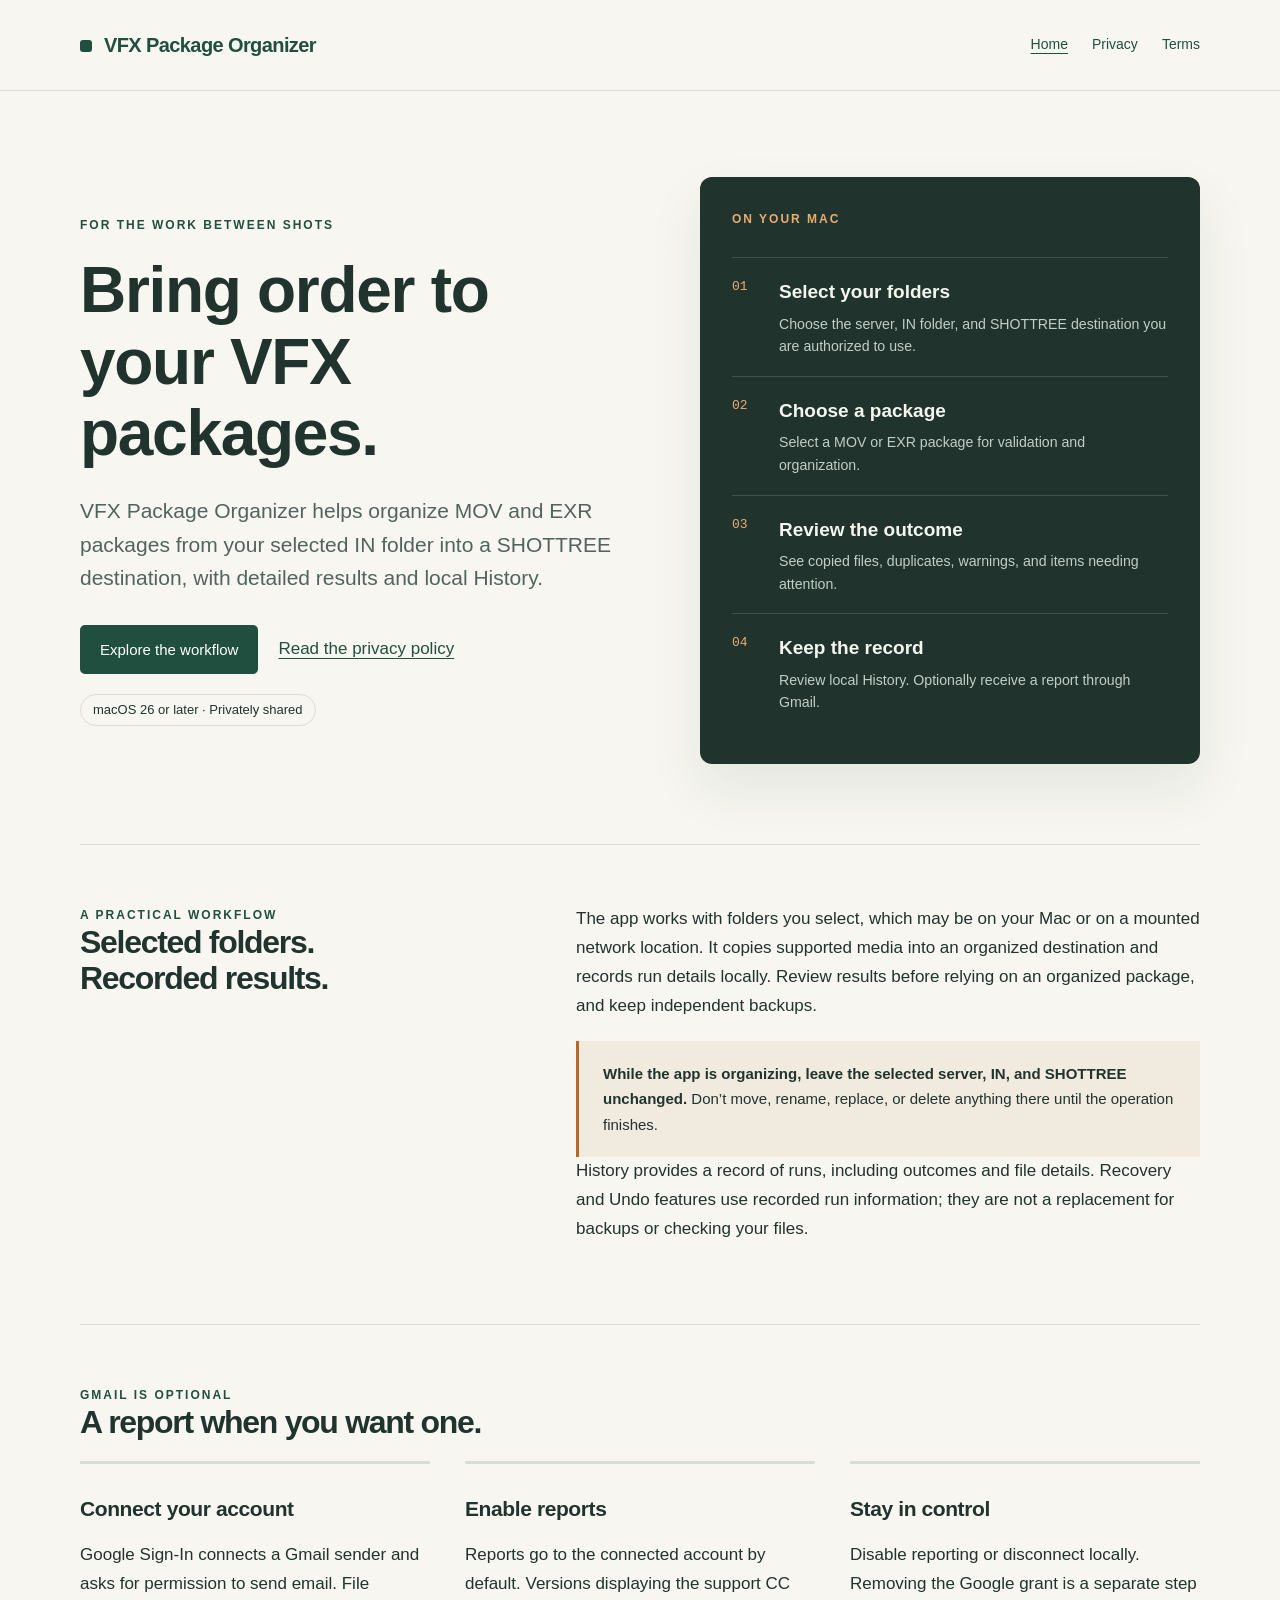
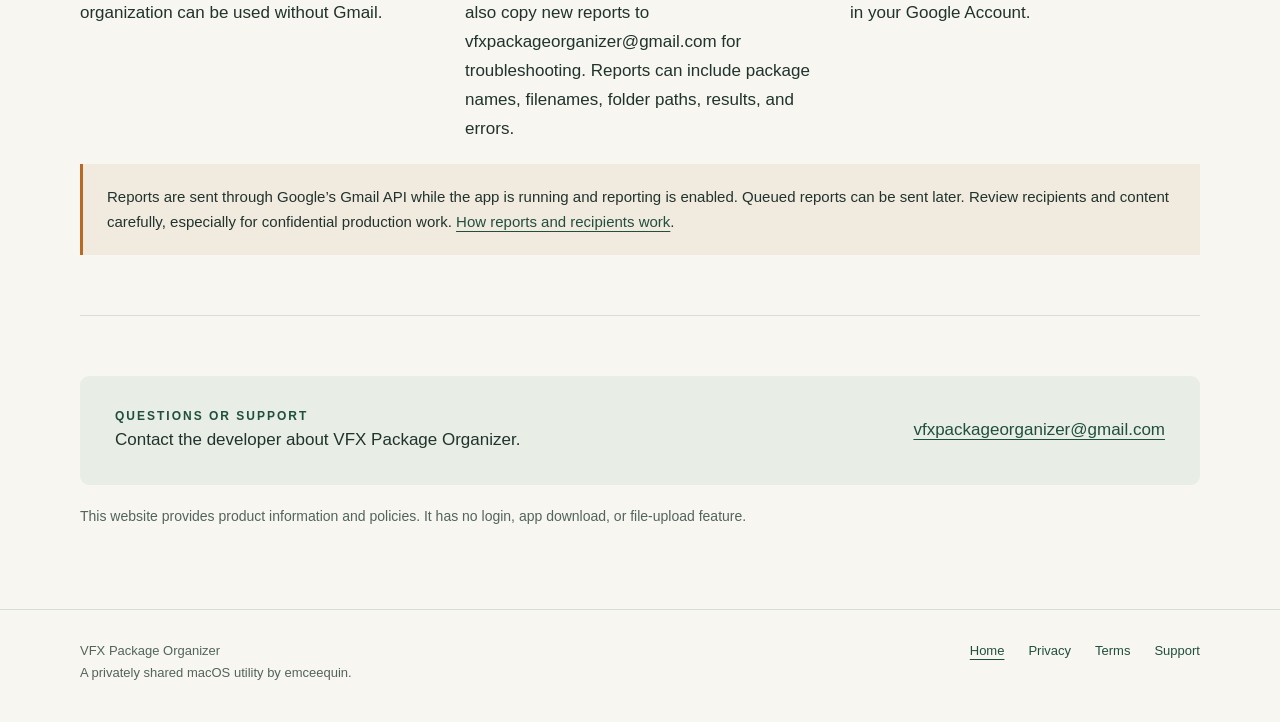
<file: index.html>
<!doctype html>
<html lang="en"><head><meta charset="utf-8"><meta name="viewport" content="width=device-width,initial-scale=1"><meta name="referrer" content="no-referrer"><meta name="description" content="A macOS utility for organizing MOV and EXR packages, reviewing local History, and optionally sending Gmail reports."><title>Home · VFX Package Organizer</title><link rel="stylesheet" href="styles.css"></head>
<body><a class="skip" href="#main">Skip to content</a><header><div class="wrap bar"><a class="brand" href="index.html"><span aria-hidden="true"></span>VFX Package Organizer</a><nav aria-label="Main navigation"><a href="index.html" aria-current="page">Home</a><a href="privacy.html">Privacy</a><a href="terms.html">Terms</a></nav></div></header><main id="main" class="wrap"><section class="hero"><div><div class="eyebrow">For the work between shots</div><h1>Bring order to<br>your VFX packages.</h1><p class="lede">VFX Package Organizer helps organize MOV and EXR packages from your selected IN folder into a SHOTTREE destination, with detailed results and local History.</p><div class="actions"><a class="button" href="#workflow">Explore the workflow</a><a href="privacy.html">Read the privacy policy</a></div><span class="tag">macOS 26 or later · Privately shared</span></div><aside class="workflow" aria-label="Workflow overview"><div class="eyebrow">On your Mac</div><ol><li><strong>Select your folders</strong><small>Choose the server, IN folder, and SHOTTREE destination you are authorized to use.</small></li><li><strong>Choose a package</strong><small>Select a MOV or EXR package for validation and organization.</small></li><li><strong>Review the outcome</strong><small>See copied files, duplicates, warnings, and items needing attention.</small></li><li><strong>Keep the record</strong><small>Review local History. Optionally receive a report through Gmail.</small></li></ol></aside></section>
<section id="workflow" class="section split"><div><div class="eyebrow">A practical workflow</div><h2>Selected folders.<br>Recorded results.</h2></div><div><p>The app works with folders you select, which may be on your Mac or on a mounted network location. It copies supported media into an organized destination and records run details locally. Review results before relying on an organized package, and keep independent backups.</p><div class="note"><p><strong>While the app is organizing, leave the selected server, IN, and SHOTTREE unchanged.</strong> Don’t move, rename, replace, or delete anything there until the operation finishes.</p></div><p>History provides a record of runs, including outcomes and file details. Recovery and Undo features use recorded run information; they are not a replacement for backups or checking your files.</p></div></section>
<section class="section"><div class="eyebrow">Gmail is optional</div><h2>A report when you want one.</h2><div class="facts"><article><h3>Connect your account</h3><p>Google Sign-In connects a Gmail sender and asks for permission to send email. File organization can be used without Gmail.</p></article><article><h3>Enable reports</h3><p>Reports go to the connected account by default. Versions displaying the support CC also copy new reports to vfxpackageorganizer@gmail.com for troubleshooting. Reports can include package names, filenames, folder paths, results, and errors.</p></article><article><h3>Stay in control</h3><p>Disable reporting or disconnect locally. Removing the Google grant is a separate step in your Google Account.</p></article></div><div class="note"><p>Reports are sent through Google’s Gmail API while the app is running and reporting is enabled. Queued reports can be sent later. Review recipients and content carefully, especially for confidential production work. <a href="privacy.html#reports">How reports and recipients work</a>.</p></div></section>
<section class="section"><div class="contact"><div><div class="eyebrow">Questions or support</div><p>Contact the developer about VFX Package Organizer.</p></div><a href="mailto:vfxpackageorganizer@gmail.com">vfxpackageorganizer@gmail.com</a></div><p class="quiet" style="margin-top:20px">This website provides product information and policies. It has no login, app download, or file-upload feature.</p></section></main><footer><div class="wrap foot"><div>VFX Package Organizer<br>A privately shared macOS utility by emceequin.</div><nav aria-label="Footer navigation"><a href="index.html" aria-current="page">Home</a><a href="privacy.html">Privacy</a><a href="terms.html">Terms</a><a href="mailto:vfxpackageorganizer@gmail.com">Support</a></nav></div></footer></body></html>
</file>
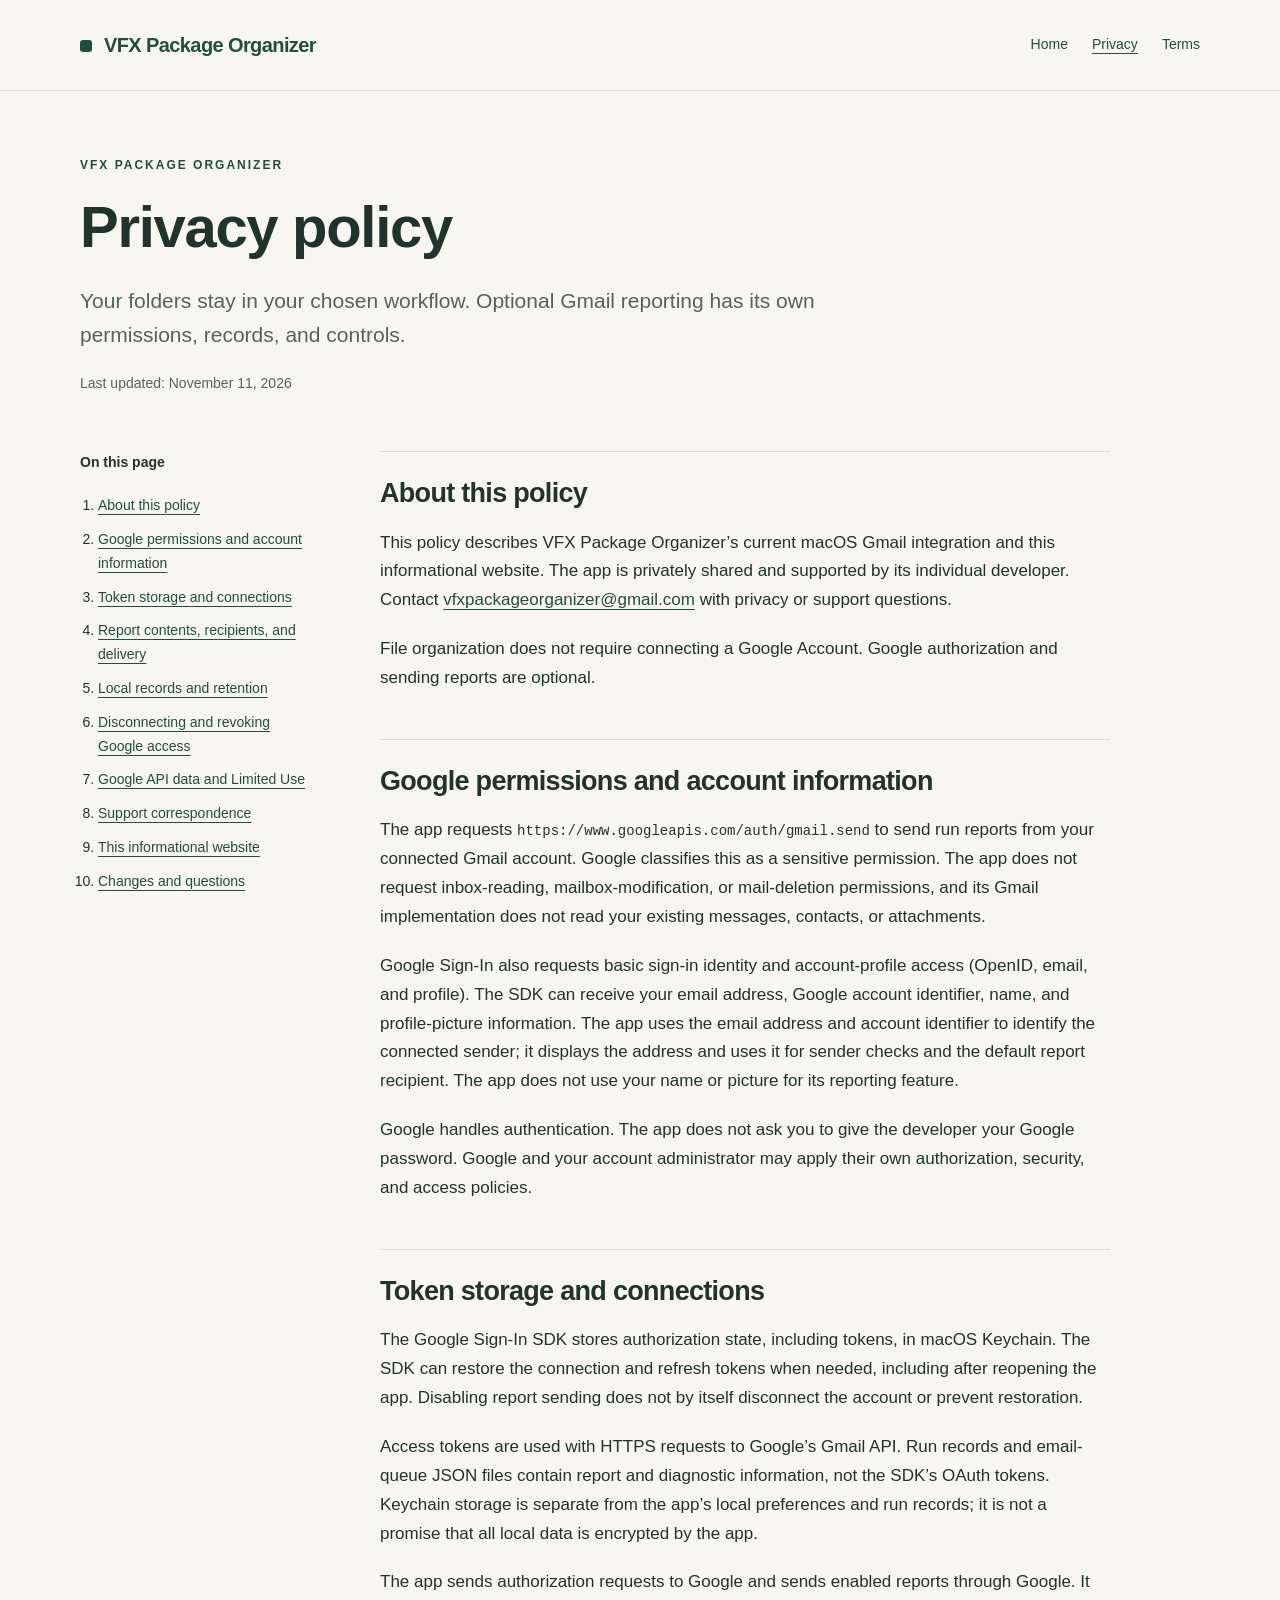
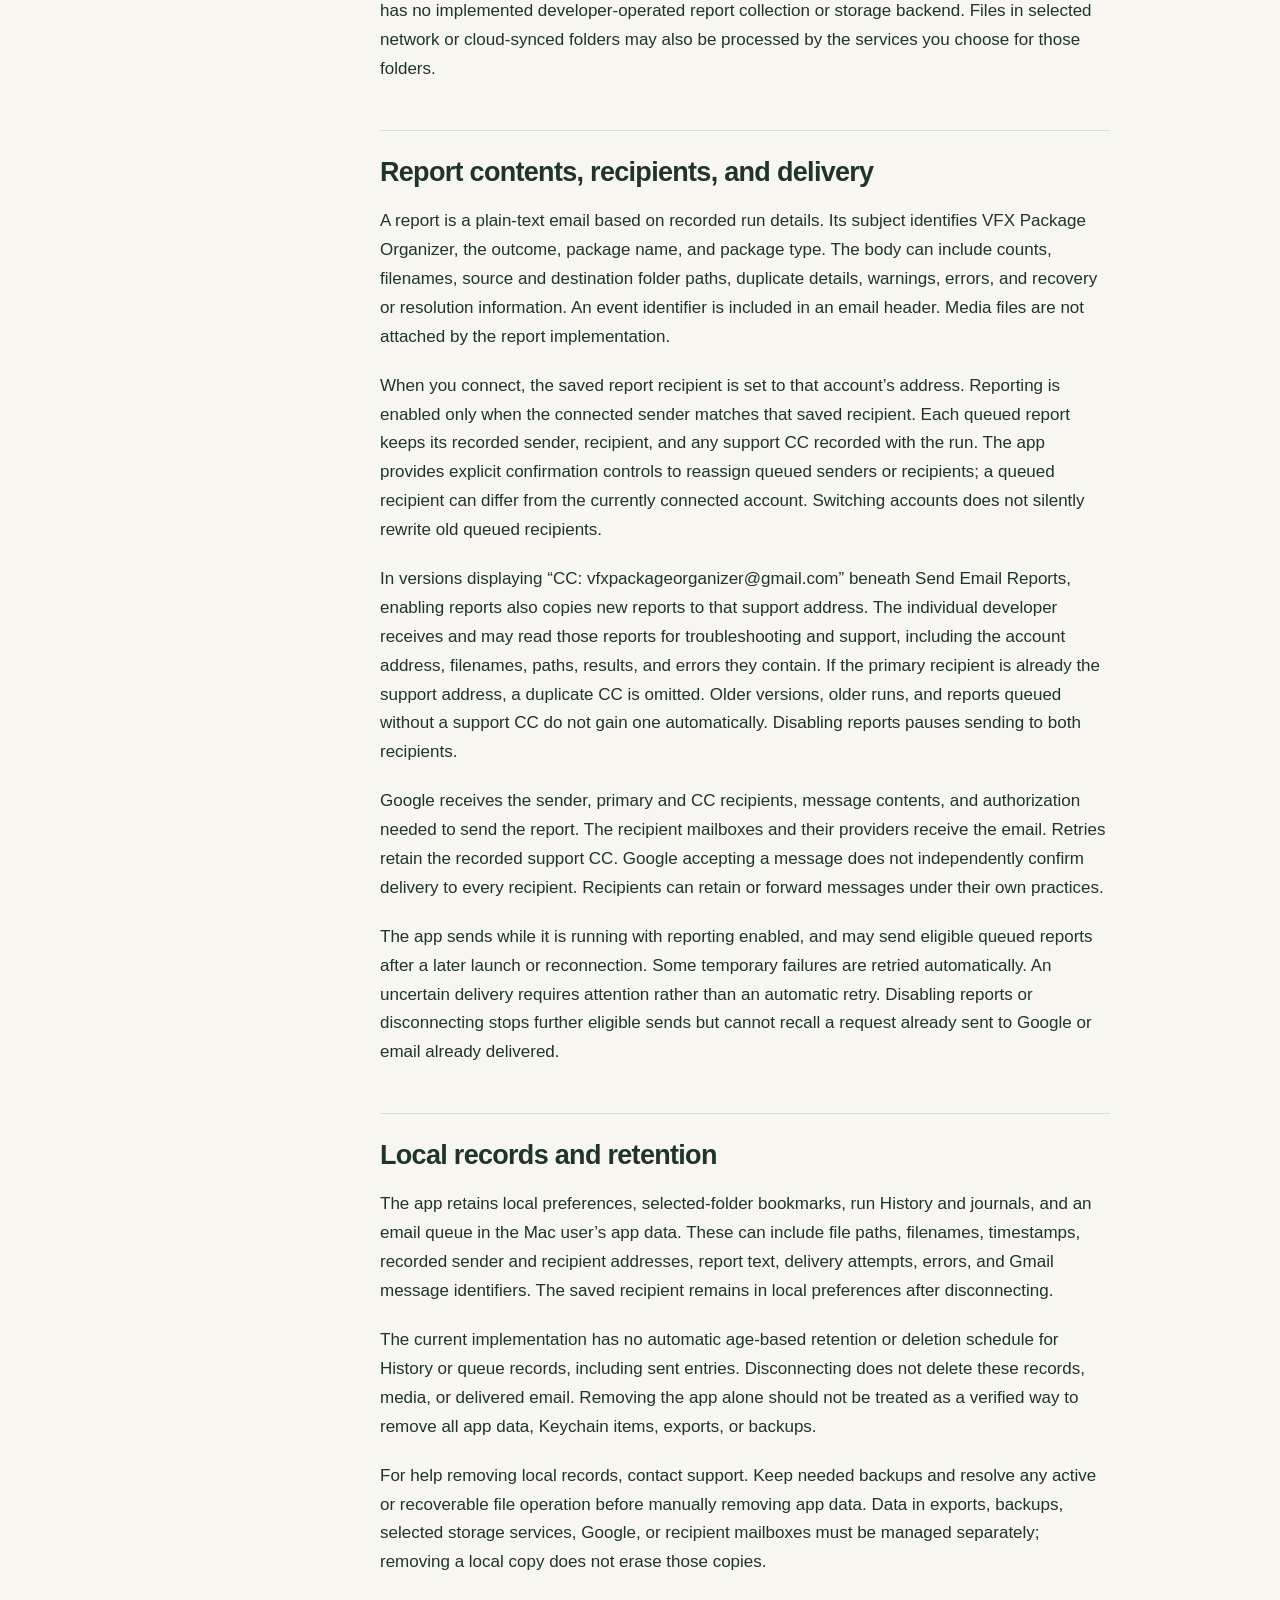
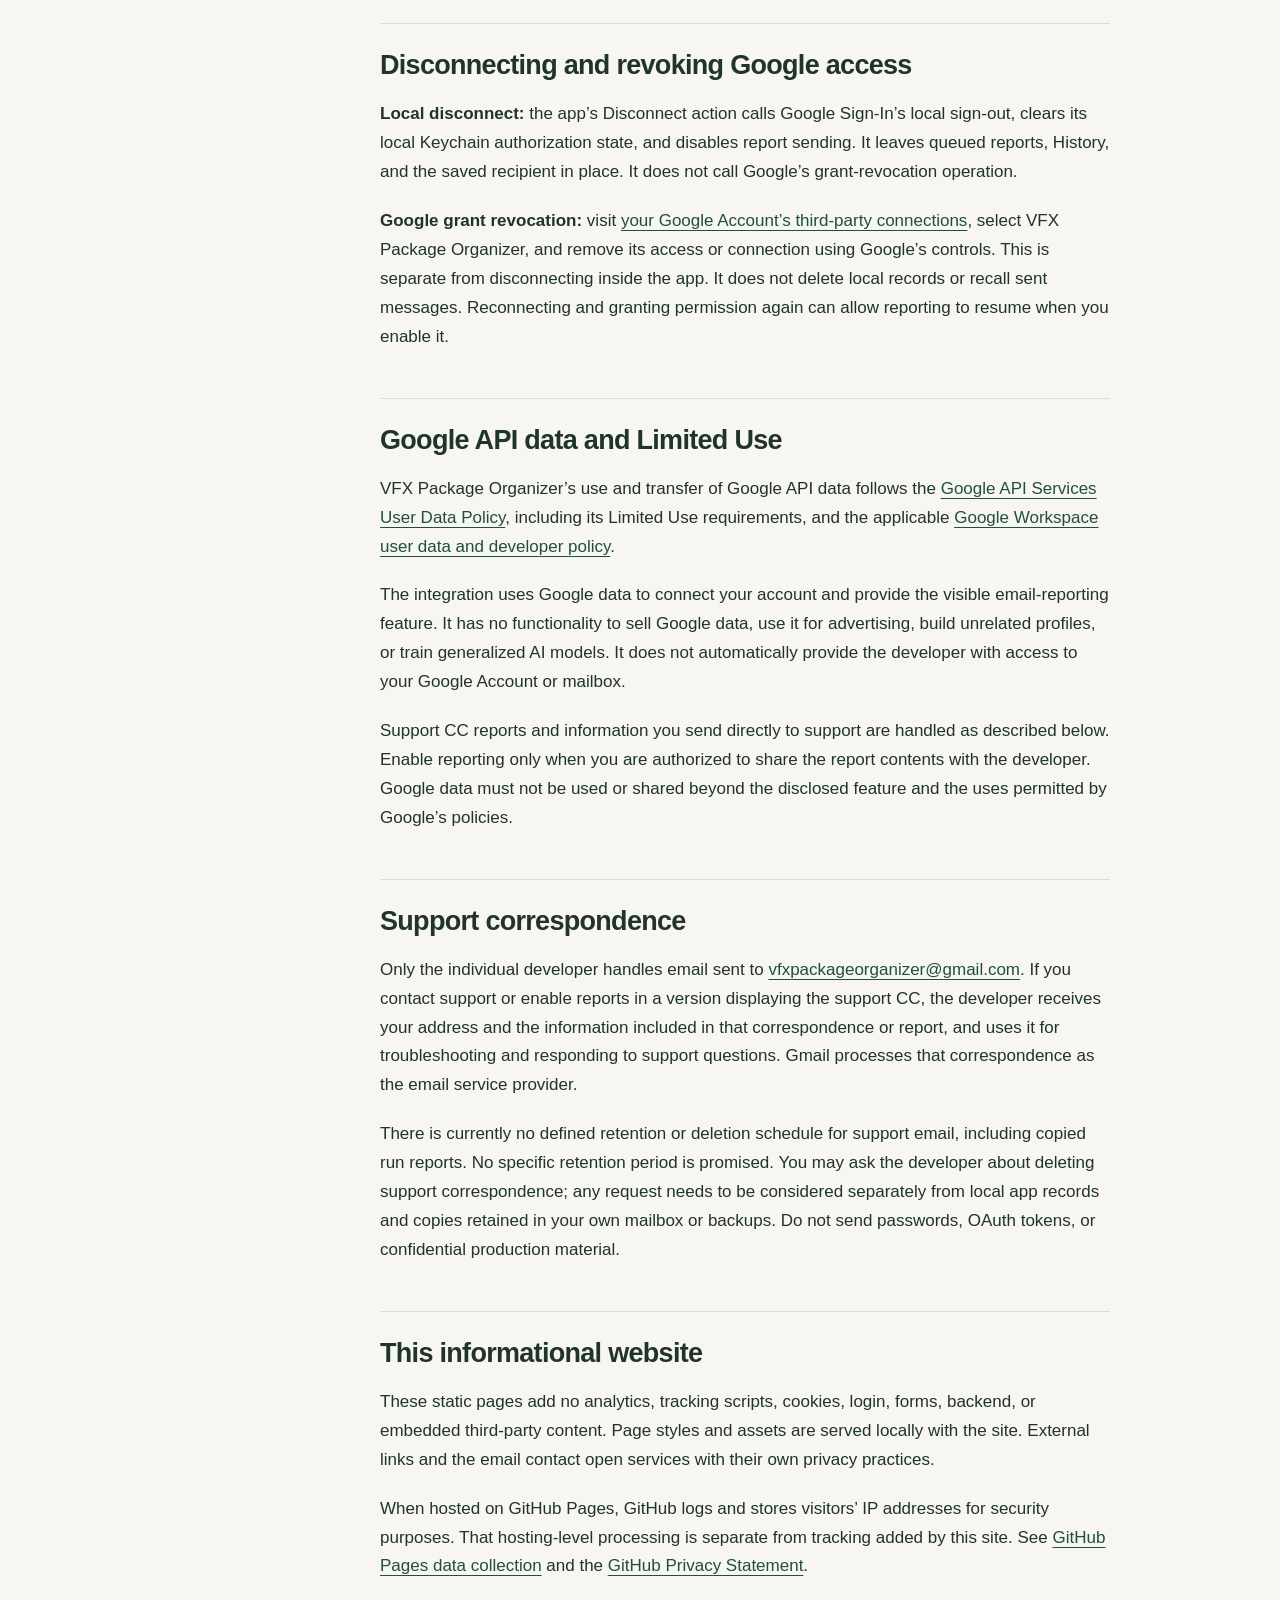
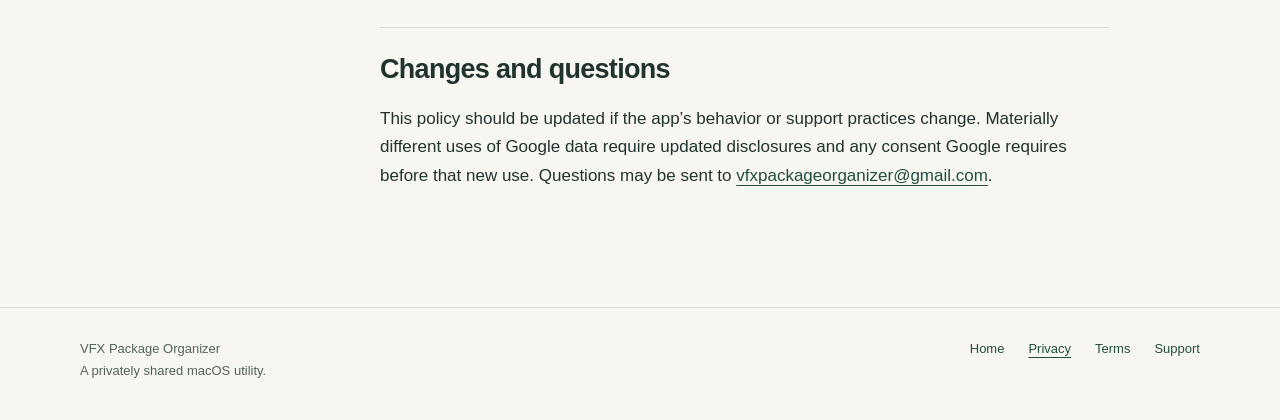
<file: privacy.html>
<!doctype html>
<html lang="en"><head><meta charset="utf-8"><meta name="viewport" content="width=device-width,initial-scale=1"><meta name="referrer" content="no-referrer"><meta name="description" content="How VFX Package Organizer uses Google permissions, stores authorization, sends optional reports, and handles local data. "><title>Privacy policy · VFX Package Organizer</title><link rel="stylesheet" href="styles.css"></head>
<body><a class="skip" href="#main">Skip to content</a><header><div class="wrap bar"><a class="brand" href="index.html"><span aria-hidden="true"></span>VFX Package Organizer</a><nav aria-label="Main navigation"><a href="index.html">Home</a><a href="privacy.html" aria-current="page">Privacy</a><a href="terms.html">Terms</a></nav></div></header><main id="main" class="wrap"><div class="pagehead"><div class="eyebrow">VFX Package Organizer</div><h1>Privacy policy</h1><p class="lede">Your folders stay in your chosen workflow. Optional Gmail reporting has its own permissions, records, and controls.</p><p class="quiet">Last updated: November 11, 2026</p></div><div class="document"><aside class="toc" aria-label="On this page"><strong>On this page</strong><ol><li><a href="#scope">About this policy</a></li><li><a href="#google">Google permissions and account information</a></li><li><a href="#tokens">Token storage and connections</a></li><li><a href="#reports">Report contents, recipients, and delivery</a></li><li><a href="#retention">Local records and retention</a></li><li><a href="#disconnect">Disconnecting and revoking Google access</a></li><li><a href="#limited-use">Google API data and Limited Use</a></li><li><a href="#support">Support correspondence</a></li><li><a href="#website">This informational website</a></li><li><a href="#changes">Changes and questions</a></li></ol></aside><div class="prose"><section id="scope"><h2>About this policy</h2><p>This policy describes VFX Package Organizer’s current macOS Gmail integration and this informational website. The app is privately shared and supported by its individual developer. Contact <a href="mailto:vfxpackageorganizer@gmail.com">vfxpackageorganizer@gmail.com</a> with privacy or support questions.</p><p>File organization does not require connecting a Google Account. Google authorization and sending reports are optional.</p></section><section id="google"><h2>Google permissions and account information</h2><p>The app requests <code>https://www.googleapis.com/auth/gmail.send</code> to send run reports from your connected Gmail account. Google classifies this as a sensitive permission. The app does not request inbox-reading, mailbox-modification, or mail-deletion permissions, and its Gmail implementation does not read your existing messages, contacts, or attachments.</p><p>Google Sign-In also requests basic sign-in identity and account-profile access (OpenID, email, and profile). The SDK can receive your email address, Google account identifier, name, and profile-picture information. The app uses the email address and account identifier to identify the connected sender; it displays the address and uses it for sender checks and the default report recipient. The app does not use your name or picture for its reporting feature.</p><p>Google handles authentication. The app does not ask you to give the developer your Google password. Google and your account administrator may apply their own authorization, security, and access policies.</p></section><section id="tokens"><h2>Token storage and connections</h2><p>The Google Sign-In SDK stores authorization state, including tokens, in macOS Keychain. The SDK can restore the connection and refresh tokens when needed, including after reopening the app. Disabling report sending does not by itself disconnect the account or prevent restoration.</p><p>Access tokens are used with HTTPS requests to Google’s Gmail API. Run records and email-queue JSON files contain report and diagnostic information, not the SDK’s OAuth tokens. Keychain storage is separate from the app’s local preferences and run records; it is not a promise that all local data is encrypted by the app.</p><p>The app sends authorization requests to Google and sends enabled reports through Google. It has no implemented developer-operated report collection or storage backend. Files in selected network or cloud-synced folders may also be processed by the services you choose for those folders.</p></section><section id="reports"><h2>Report contents, recipients, and delivery</h2><p>A report is a plain-text email based on recorded run details. Its subject identifies VFX Package Organizer, the outcome, package name, and package type. The body can include counts, filenames, source and destination folder paths, duplicate details, warnings, errors, and recovery or resolution information. An event identifier is included in an email header. Media files are not attached by the report implementation.</p><p>When you connect, the saved report recipient is set to that account’s address. Reporting is enabled only when the connected sender matches that saved recipient. Each queued report keeps its recorded sender, recipient, and any support CC recorded with the run. The app provides explicit confirmation controls to reassign queued senders or recipients; a queued recipient can differ from the currently connected account. Switching accounts does not silently rewrite old queued recipients.</p><p>In versions displaying “CC: vfxpackageorganizer@gmail.com” beneath Send Email Reports, enabling reports also copies new reports to that support address. The individual developer receives and may read those reports for troubleshooting and support, including the account address, filenames, paths, results, and errors they contain. If the primary recipient is already the support address, a duplicate CC is omitted. Older versions, older runs, and reports queued without a support CC do not gain one automatically. Disabling reports pauses sending to both recipients.</p><p>Google receives the sender, primary and CC recipients, message contents, and authorization needed to send the report. The recipient mailboxes and their providers receive the email. Retries retain the recorded support CC. Google accepting a message does not independently confirm delivery to every recipient. Recipients can retain or forward messages under their own practices.</p><p>The app sends while it is running with reporting enabled, and may send eligible queued reports after a later launch or reconnection. Some temporary failures are retried automatically. An uncertain delivery requires attention rather than an automatic retry. Disabling reports or disconnecting stops further eligible sends but cannot recall a request already sent to Google or email already delivered.</p></section><section id="retention"><h2>Local records and retention</h2><p>The app retains local preferences, selected-folder bookmarks, run History and journals, and an email queue in the Mac user’s app data. These can include file paths, filenames, timestamps, recorded sender and recipient addresses, report text, delivery attempts, errors, and Gmail message identifiers. The saved recipient remains in local preferences after disconnecting.</p><p>The current implementation has no automatic age-based retention or deletion schedule for History or queue records, including sent entries. Disconnecting does not delete these records, media, or delivered email. Removing the app alone should not be treated as a verified way to remove all app data, Keychain items, exports, or backups.</p><p>For help removing local records, contact support. Keep needed backups and resolve any active or recoverable file operation before manually removing app data. Data in exports, backups, selected storage services, Google, or recipient mailboxes must be managed separately; removing a local copy does not erase those copies.</p></section><section id="disconnect"><h2>Disconnecting and revoking Google access</h2><p><strong>Local disconnect:</strong> the app’s Disconnect action calls Google Sign-In’s local sign-out, clears its local Keychain authorization state, and disables report sending. It leaves queued reports, History, and the saved recipient in place. It does not call Google’s grant-revocation operation.</p><p><strong>Google grant revocation:</strong> visit <a href="https://myaccount.google.com/connections">your Google Account’s third-party connections</a>, select VFX Package Organizer, and remove its access or connection using Google’s controls. This is separate from disconnecting inside the app. It does not delete local records or recall sent messages. Reconnecting and granting permission again can allow reporting to resume when you enable it.</p></section><section id="limited-use"><h2>Google API data and Limited Use</h2><p>VFX Package Organizer’s use and transfer of Google API data follows the <a href="https://developers.google.com/terms/api-services-user-data-policy">Google API Services User Data Policy</a>, including its Limited Use requirements, and the applicable <a href="https://developers.google.com/workspace/workspace-api-user-data-developer-policy">Google Workspace user data and developer policy</a>.</p><p>The integration uses Google data to connect your account and provide the visible email-reporting feature. It has no functionality to sell Google data, use it for advertising, build unrelated profiles, or train generalized AI models. It does not automatically provide the developer with access to your Google Account or mailbox.</p><p>Support CC reports and information you send directly to support are handled as described below. Enable reporting only when you are authorized to share the report contents with the developer. Google data must not be used or shared beyond the disclosed feature and the uses permitted by Google’s policies.</p></section><section id="support"><h2>Support correspondence</h2><p>Only the individual developer handles email sent to <a href="mailto:vfxpackageorganizer@gmail.com">vfxpackageorganizer@gmail.com</a>. If you contact support or enable reports in a version displaying the support CC, the developer receives your address and the information included in that correspondence or report, and uses it for troubleshooting and responding to support questions. Gmail processes that correspondence as the email service provider.</p><p>There is currently no defined retention or deletion schedule for support email, including copied run reports. No specific retention period is promised. You may ask the developer about deleting support correspondence; any request needs to be considered separately from local app records and copies retained in your own mailbox or backups. Do not send passwords, OAuth tokens, or confidential production material.</p></section><section id="website"><h2>This informational website</h2><p>These static pages add no analytics, tracking scripts, cookies, login, forms, backend, or embedded third-party content. Page styles and assets are served locally with the site. External links and the email contact open services with their own privacy practices.</p><p>When hosted on GitHub Pages, GitHub logs and stores visitors’ IP addresses for security purposes. That hosting-level processing is separate from tracking added by this site. See <a href="https://docs.github.com/en/pages/getting-started-with-github-pages/what-is-github-pages#data-collection">GitHub Pages data collection</a> and the <a href="https://docs.github.com/en/site-policy/privacy-policies/github-general-privacy-statement">GitHub Privacy Statement</a>.</p></section><section id="changes"><h2>Changes and questions</h2><p>This policy should be updated if the app’s behavior or support practices change. Materially different uses of Google data require updated disclosures and any consent Google requires before that new use. Questions may be sent to <a href="mailto:vfxpackageorganizer@gmail.com">vfxpackageorganizer@gmail.com</a>.</p></section></div></div></main><footer><div class="wrap foot"><div>VFX Package Organizer<br>A privately shared macOS utility.</div><nav aria-label="Footer navigation"><a href="index.html">Home</a><a href="privacy.html" aria-current="page">Privacy</a><a href="terms.html">Terms</a><a href="mailto:vfxpackageorganizer@gmail.com">Support</a></nav></div></footer></body></html>
</file>
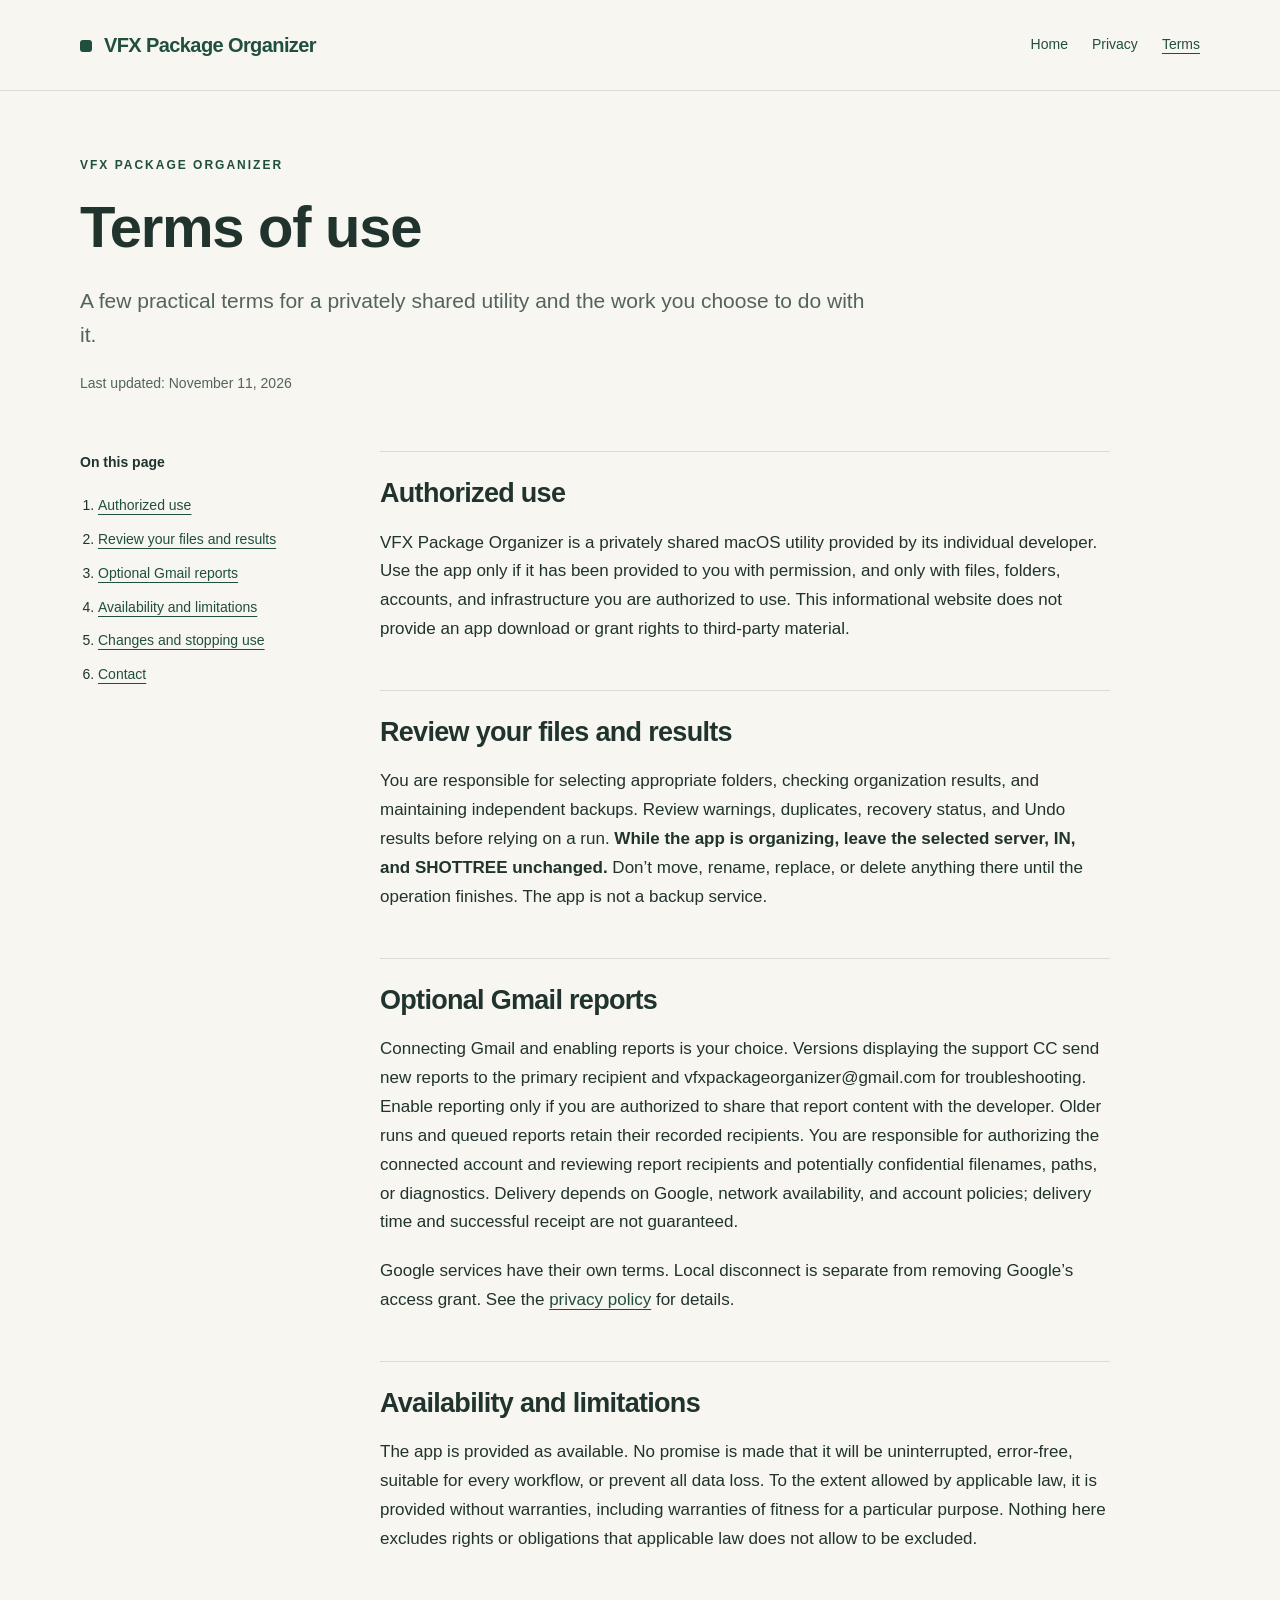
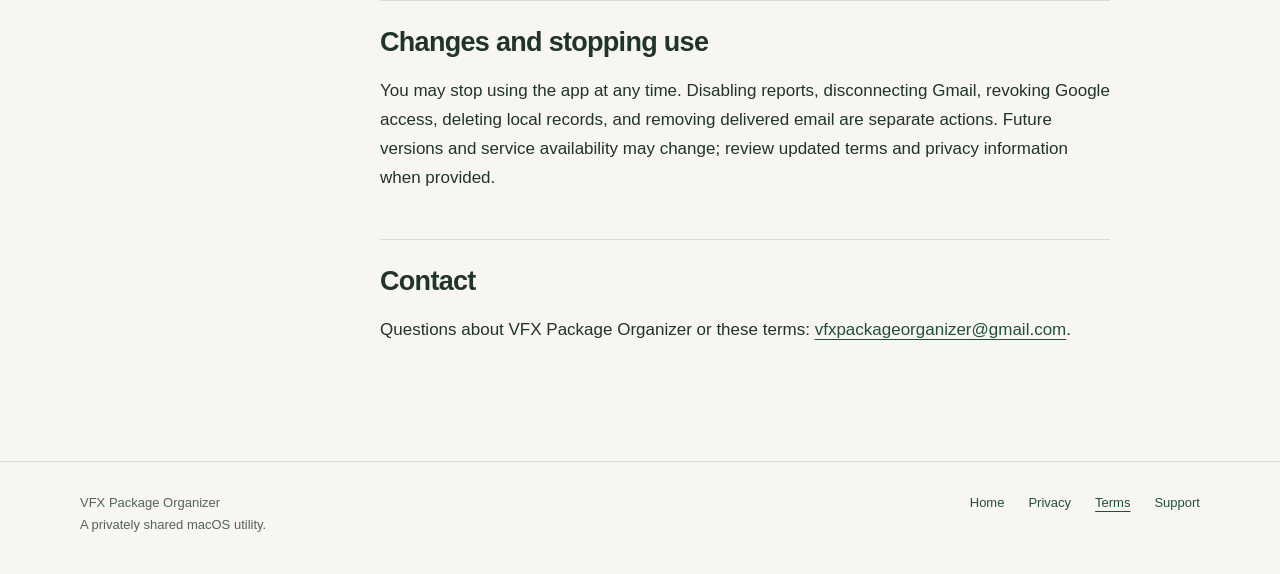
<file: terms.html>
<!doctype html>
<html lang="en"><head><meta charset="utf-8"><meta name="viewport" content="width=device-width,initial-scale=1"><meta name="referrer" content="no-referrer"><meta name="description" content="Terms for authorized use of the privately shared VFX Package Organizer macOS utility."><title>Terms of use · VFX Package Organizer</title><link rel="stylesheet" href="styles.css"></head>
<body><a class="skip" href="#main">Skip to content</a><header><div class="wrap bar"><a class="brand" href="index.html"><span aria-hidden="true"></span>VFX Package Organizer</a><nav aria-label="Main navigation"><a href="index.html">Home</a><a href="privacy.html">Privacy</a><a href="terms.html" aria-current="page">Terms</a></nav></div></header><main id="main" class="wrap"><div class="pagehead"><div class="eyebrow">VFX Package Organizer</div><h1>Terms of use</h1><p class="lede">A few practical terms for a privately shared utility and the work you choose to do with it.</p><p class="quiet">Last updated: November 11, 2026</p></div><div class="document"><aside class="toc" aria-label="On this page"><strong>On this page</strong><ol><li><a href="#use">Authorized use</a></li><li><a href="#care">Review your files and results</a></li><li><a href="#gmail">Optional Gmail reports</a></li><li><a href="#availability">Availability and limitations</a></li><li><a href="#changes">Changes and stopping use</a></li><li><a href="#contact">Contact</a></li></ol></aside><div class="prose"><section id="use"><h2>Authorized use</h2><p>VFX Package Organizer is a privately shared macOS utility provided by its individual developer. Use the app only if it has been provided to you with permission, and only with files, folders, accounts, and infrastructure you are authorized to use. This informational website does not provide an app download or grant rights to third-party material.</p></section><section id="care"><h2>Review your files and results</h2><p>You are responsible for selecting appropriate folders, checking organization results, and maintaining independent backups. Review warnings, duplicates, recovery status, and Undo results before relying on a run. <strong>While the app is organizing, leave the selected server, IN, and SHOTTREE unchanged.</strong> Don’t move, rename, replace, or delete anything there until the operation finishes. The app is not a backup service.</p></section><section id="gmail"><h2>Optional Gmail reports</h2><p>Connecting Gmail and enabling reports is your choice. Versions displaying the support CC send new reports to the primary recipient and vfxpackageorganizer@gmail.com for troubleshooting. Enable reporting only if you are authorized to share that report content with the developer. Older runs and queued reports retain their recorded recipients. You are responsible for authorizing the connected account and reviewing report recipients and potentially confidential filenames, paths, or diagnostics. Delivery depends on Google, network availability, and account policies; delivery time and successful receipt are not guaranteed.</p><p>Google services have their own terms. Local disconnect is separate from removing Google’s access grant. See the <a href="privacy.html">privacy policy</a> for details.</p></section><section id="availability"><h2>Availability and limitations</h2><p>The app is provided as available. No promise is made that it will be uninterrupted, error-free, suitable for every workflow, or prevent all data loss. To the extent allowed by applicable law, it is provided without warranties, including warranties of fitness for a particular purpose. Nothing here excludes rights or obligations that applicable law does not allow to be excluded.</p></section><section id="changes"><h2>Changes and stopping use</h2><p>You may stop using the app at any time. Disabling reports, disconnecting Gmail, revoking Google access, deleting local records, and removing delivered email are separate actions. Future versions and service availability may change; review updated terms and privacy information when provided.</p></section><section id="contact"><h2>Contact</h2><p>Questions about VFX Package Organizer or these terms: <a href="mailto:vfxpackageorganizer@gmail.com">vfxpackageorganizer@gmail.com</a>.</p></section></div></div></main><footer><div class="wrap foot"><div>VFX Package Organizer<br>A privately shared macOS utility.</div><nav aria-label="Footer navigation"><a href="index.html">Home</a><a href="privacy.html">Privacy</a><a href="terms.html" aria-current="page">Terms</a><a href="mailto:vfxpackageorganizer@gmail.com">Support</a></nav></div></footer></body></html>
</file>
<file: styles.css>
:root{--ink:#20332d;--muted:#52645d;--paper:#f7f6f0;--line:#d9ded5;--green:#214f3f;--accent:#e8ad70}*{box-sizing:border-box}html{scroll-behavior:smooth}body{margin:0;background:var(--paper);color:var(--ink);font:17px/1.7 -apple-system,BlinkMacSystemFont,"Segoe UI",sans-serif}a{color:var(--green);text-underline-offset:4px}a:hover{text-decoration-thickness:2px}a:focus-visible{outline:3px solid #b86a25;outline-offset:5px}.skip{position:absolute;left:16px;top:-100px;background:white;padding:8px}.skip:focus{top:8px;z-index:5}.wrap{width:min(1120px,calc(100% - 48px));margin:auto}header{border-bottom:1px solid var(--line)}.bar{display:flex;justify-content:space-between;gap:24px;align-items:center;min-height:90px}.brand{font-weight:750;letter-spacing:-.6px;text-decoration:none;font-size:20px}.brand span{display:inline-block;width:12px;height:12px;background:var(--green);border-radius:3px;margin-right:12px}nav{display:flex;gap:24px;font-size:14px}nav a{text-decoration:none}nav a[aria-current]{text-decoration:underline}.eyebrow{text-transform:uppercase;letter-spacing:2px;font-size:12px;font-weight:750;color:var(--green)}h1,h2,h3{line-height:1.12;letter-spacing:-1.3px;font-weight:650}h1{font-size:clamp(42px,5vw,68px);margin:20px 0 24px}h2{font-size:32px;margin:0 0 20px}h3{font-size:21px;letter-spacing:-.4px}p{margin:0 0 20px}.lede{font-size:21px;line-height:1.6;color:var(--muted)}.hero{display:grid;grid-template-columns:1.1fr 1fr;gap:70px;align-items:center;padding:86px 0 80px}.hero p{max-width:560px}.actions{display:flex;gap:20px;align-items:center;flex-wrap:wrap;margin-top:30px}.button{background:var(--green);color:white;border-radius:5px;padding:12px 20px;text-decoration:none;font-size:15px}.quiet{font-size:14px;color:var(--muted)}.workflow{background:var(--ink);color:#f4f6ef;border-radius:12px;padding:32px;box-shadow:0 24px 55px #18372c15}.workflow .eyebrow{color:var(--accent)}.workflow ol{list-style:none;padding:0;margin:28px 0 0;counter-reset:step}.workflow li{position:relative;border-top:1px solid #ffffff24;padding:18px 0 18px 47px;counter-increment:step}.workflow li:before{content:"0" counter(step);position:absolute;left:0;color:var(--accent);font:13px/1.7 ui-monospace,monospace}.workflow strong{display:block;font-size:19px}.workflow small{color:#c1cfc5;line-height:1.6;display:block;margin-top:4px}.section{padding:60px 0;border-top:1px solid var(--line)}.split{display:grid;grid-template-columns:1fr 1.5fr;gap:80px}.facts{display:grid;grid-template-columns:repeat(3,1fr);gap:35px}.facts article{border-top:3px solid var(--line);padding-top:12px}.note{border-left:3px solid #b86a25;background:#f1eadf;padding:20px 24px;font-size:15px}.note p:last-child{margin:0}.contact{background:#e8eee5;border-radius:9px;padding:30px 35px;display:flex;justify-content:space-between;gap:20px;align-items:center}.contact p{margin:0}.pagehead{padding:64px 0 36px;max-width:800px}.pagehead h1{font-size:clamp(42px,5vw,58px)}.document{display:grid;grid-template-columns:230px minmax(0,730px);gap:70px;padding-bottom:70px}.toc{align-self:start;position:sticky;top:24px;font-size:14px}.toc ol{padding-left:18px}.toc li{padding:5px 0}.prose section{padding:26px 0;border-top:1px solid var(--line);scroll-margin-top:24px}.prose h2{font-size:27px;letter-spacing:-.7px}.prose li{margin-bottom:10px}.prose code{font-size:14px;overflow-wrap:anywhere}footer{border-top:1px solid var(--line);padding:30px 0 38px;font-size:13px;color:var(--muted)}.foot{display:flex;justify-content:space-between;gap:25px;flex-wrap:wrap}.foot nav{font-size:13px}.scope{font-size:13px;font-family:ui-monospace,monospace;overflow-wrap:anywhere}.tag{font-size:13px;display:inline-block;border:1px solid var(--line);border-radius:30px;padding:4px 12px;margin-top:20px}@media(max-width:800px){.hero{grid-template-columns:1fr;gap:35px;padding:48px 0}.split,.document{grid-template-columns:1fr;gap:24px}.toc{position:static;border:1px solid var(--line);padding:18px}.toc ol{columns:2}.facts{grid-template-columns:1fr}.bar{align-items:flex-start;flex-direction:column;gap:12px;padding:20px 0}nav{gap:20px}.contact{flex-direction:column;align-items:flex-start}.section{padding:40px 0}}@media(max-width:440px){.wrap{width:calc(100% - 32px)}.toc ol{columns:1}.workflow{padding:24px}h1{font-size:42px}.brand{font-size:18px}}
</file>
